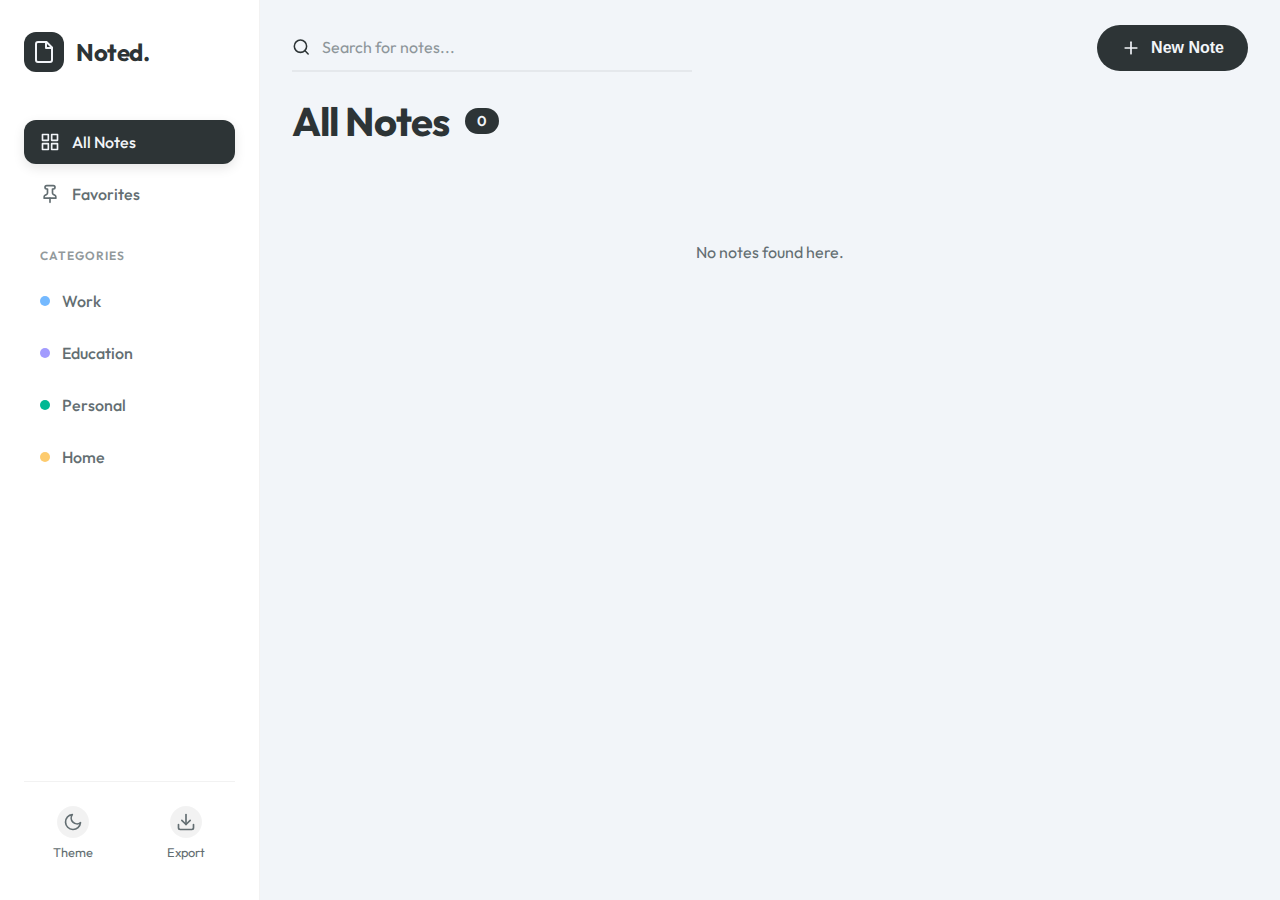
<file: index.html>
<!DOCTYPE html>
<html lang="en">

<head>
    <meta charset="UTF-8">
    <meta name="viewport" content="width=device-width, initial-scale=1.0">
    <title>Notes App</title>
    <meta name="description" content="A simple, offline-first notes application using LocalStorage.">
    <link rel="stylesheet" href="css/style.css">
    <link rel="manifest" href="manifest.json">
    <meta name="theme-color" content="#6200ea">
    <link href="https://fonts.googleapis.com/css2?family=Outfit:wght@300;400;500;600;700&display=swap" rel="stylesheet">
</head>

<body>
    <div id="offline-indicator" class="hidden">
        <span class="status-dot"></span> Offline Mode
    </div>

    <div class="app-layout">
        <!-- Sidebar Navigation -->
        <aside class="sidebar">
            <div class="sidebar-header">
                <div class="logo-area">
                    <div class="logo-icon">
                        <svg width="24" height="24" viewBox="0 0 24 24" fill="none" stroke="currentColor"
                            stroke-width="2" stroke-linecap="round" stroke-linejoin="round">
                            <path d="M14.5 2H6a2 2 0 0 0-2 2v16a2 2 0 0 0 2 2h12a2 2 0 0 0 2-2V7.5L14.5 2z"></path>
                            <polyline points="14 2 14 8 20 8"></polyline>
                        </svg>
                    </div>
                    <h2>Noted.</h2>
                </div>
            </div>

            <nav class="sidebar-nav">
                <button class="nav-item active" data-filter="all">
                    <svg width="20" height="20" viewBox="0 0 24 24" fill="none" stroke="currentColor" stroke-width="2"
                        stroke-linecap="round" stroke-linejoin="round">
                        <rect x="3" y="3" width="7" height="7"></rect>
                        <rect x="14" y="3" width="7" height="7"></rect>
                        <rect x="14" y="14" width="7" height="7"></rect>
                        <rect x="3" y="14" width="7" height="7"></rect>
                    </svg>
                    All Notes
                </button>
                <button class="nav-item" data-filter="pinned">
                    <svg width="20" height="20" viewBox="0 0 24 24" fill="none" stroke="currentColor" stroke-width="2"
                        stroke-linecap="round" stroke-linejoin="round">
                        <line x1="12" y1="17" x2="12" y2="22"></line>
                        <path
                            d="M5 17h14v-1.76a2 2 0 0 0-1.11-1.79l-1.78-.9A2 2 0 0 1 15 10.76V6h1a2 2 0 0 0 0-4H8a2 2 0 0 0 0 4h1v4.76a2 2 0 0 1-1.11 1.79l-1.78.9A2 2 0 0 0 5 15.24Z">
                        </path>
                    </svg>
                    Favorites
                </button>

                <div class="nav-section-title">Categories</div>

                <button class="nav-item" data-filter="work">
                    <span class="category-dot color-blue"></span>
                    Work
                </button>
                <button class="nav-item" data-filter="education">
                    <span class="category-dot color-purple"></span>
                    Education
                </button>
                <button class="nav-item" data-filter="personal">
                    <span class="category-dot color-green"></span>
                    Personal
                </button>
                <button class="nav-item" data-filter="home">
                    <span class="category-dot color-orange"></span>
                    Home
                </button>
            </nav>

            <div class="sidebar-footer">
                <button id="theme-toggle" class="sidebar-action-btn" aria-label="Toggle Theme">
                    <span class="icon-wrapper">
                        <svg id="moon-icon" width="20" height="20" viewBox="0 0 24 24" fill="none" stroke="currentColor"
                            stroke-width="2" stroke-linecap="round" stroke-linejoin="round">
                            <path d="M21 12.79A9 9 0 1 1 11.21 3 7 7 0 0 0 21 12.79z"></path>
                        </svg>
                        <svg id="sun-icon" class="hidden" width="20" height="20" viewBox="0 0 24 24" fill="none"
                            stroke="currentColor" stroke-width="2" stroke-linecap="round" stroke-linejoin="round">
                            <circle cx="12" cy="12" r="5"></circle>
                            <line x1="12" y1="1" x2="12" y2="3"></line>
                            <line x1="12" y1="21" x2="12" y2="23"></line>
                            <line x1="4.22" y1="4.22" x2="5.64" y2="5.64"></line>
                            <line x1="18.36" y1="18.36" x2="19.78" y2="19.78"></line>
                            <line x1="1" y1="12" x2="3" y2="12"></line>
                            <line x1="21" y1="12" x2="23" y2="12"></line>
                            <line x1="4.22" y1="19.78" x2="5.64" y2="18.36"></line>
                            <line x1="18.36" y1="5.64" x2="19.78" y2="4.22"></line>
                        </svg>
                    </span>
                    <span>Theme</span>
                </button>
                <button id="export-btn" class="sidebar-action-btn" aria-label="Export Notes">
                    <span class="icon-wrapper">
                        <svg width="20" height="20" viewBox="0 0 24 24" fill="none" stroke="currentColor"
                            stroke-width="2" stroke-linecap="round" stroke-linejoin="round">
                            <path d="M21 15v4a2 2 0 0 1-2 2H5a2 2 0 0 1-2-2v-4"></path>
                            <polyline points="7 10 12 15 17 10"></polyline>
                            <line x1="12" y1="15" x2="12" y2="3"></line>
                        </svg>
                    </span>
                    <span>Export</span>
                </button>
            </div>
        </aside>

        <!-- Main Content -->
        <main class="main-content">
            <header class="top-bar">
                <div class="mobile-menu-btn hidden" id="mobile-menu-btn">
                    <svg width="24" height="24" viewBox="0 0 24 24" fill="none" stroke="currentColor" stroke-width="2"
                        stroke-linecap="round" stroke-linejoin="round">
                        <line x1="3" y1="12" x2="21" y2="12"></line>
                        <line x1="3" y1="6" x2="21" y2="6"></line>
                        <line x1="3" y1="18" x2="21" y2="18"></line>
                    </svg>
                </div>
                <div class="search-container">
                    <svg width="20" height="20" viewBox="0 0 24 24" fill="none" stroke="currentColor" stroke-width="2"
                        stroke-linecap="round" stroke-linejoin="round">
                        <circle cx="11" cy="11" r="8"></circle>
                        <line x1="21" y1="21" x2="16.65" y2="16.65"></line>
                    </svg>
                    <input type="text" id="search-input" placeholder="Search for notes...">
                </div>
                <div class="top-actions">
                    <button id="add-note-btn" class="primary-btn glow-effect">
                        <svg width="20" height="20" viewBox="0 0 24 24" fill="none" stroke="currentColor"
                            stroke-width="2" stroke-linecap="round" stroke-linejoin="round">
                            <line x1="12" y1="5" x2="12" y2="19"></line>
                            <line x1="5" y1="12" x2="19" y2="12"></line>
                        </svg>
                        <span>New Note</span>
                    </button>
                </div>
            </header>

            <div class="content-wrapper">
                <div class="content-header">
                    <h1 id="page-title">All Notes</h1>
                    <span id="note-count" class="badge">0</span>
                </div>
                <div id="notes-list" class="notes-grid">
                    <!-- Notes injected here -->
                </div>
            </div>
        </main>
    </div>

    <!-- Modal for Create/Edit Note -->
    <div id="note-modal" class="modal hidden">
        <div class="modal-content glass-panel">
            <div class="modal-header">
                <div class="modal-controls-left">
                    <button id="pin-note-btn" class="icon-toggle" aria-label="Pin Note" title="Pin Note">
                        <svg width="20" height="20" viewBox="0 0 24 24" fill="none" stroke="currentColor"
                            stroke-width="2" stroke-linecap="round" stroke-linejoin="round">
                            <line x1="12" y1="17" x2="12" y2="22"></line>
                            <path
                                d="M5 17h14v-1.76a2 2 0 0 0-1.11-1.79l-1.78-.9A2 2 0 0 1 15 10.76V6h1a2 2 0 0 0 0-4H8a2 2 0 0 0 0 4h1v4.76a2 2 0 0 1-1.11 1.79l-1.78.9A2 2 0 0 0 5 15.24Z">
                            </path>
                        </svg>
                    </button>
                    <span id="last-edited" class="last-edited"
                        style="margin-left: 10px; font-size: 0.8rem; opacity: 0.6;"></span>
                </div>
                <div class="modal-controls-right">
                    <button id="preview-btn" class="icon-toggle" aria-label="Toggle Preview" title="Preview Markdown">
                        <svg width="20" height="20" viewBox="0 0 24 24" fill="none" stroke="currentColor"
                            stroke-width="2" stroke-linecap="round" stroke-linejoin="round">
                            <path d="M1 12s4-8 11-8 11 8 11 8-4 8-11 8-11-8-11-8z"></path>
                            <circle cx="12" cy="12" r="3"></circle>
                        </svg>
                    </button>
                    <button id="delete-note-btn" class="icon-btn danger-hover hidden" aria-label="Delete Note"
                        title="Delete Note">
                        <svg width="20" height="20" viewBox="0 0 24 24" fill="none" stroke="currentColor"
                            stroke-width="2" stroke-linecap="round" stroke-linejoin="round">
                            <polyline points="3 6 5 6 21 6"></polyline>
                            <path d="M19 6v14a2 2 0 0 1-2 2H7a2 2 0 0 1-2-2V6m3 0V4a2 2 0 0 1 2-2h4a2 2 0 0 1 2 2v2">
                            </path>
                            <line x1="10" y1="11" x2="10" y2="17"></line>
                            <line x1="14" y1="11" x2="14" y2="17"></line>
                        </svg>
                    </button>
                    <button id="close-modal-btn" class="icon-btn" title="Close">
                        <svg width="24" height="24" viewBox="0 0 24 24" fill="none" stroke="currentColor"
                            stroke-width="2" stroke-linecap="round" stroke-linejoin="round">
                            <line x1="18" y1="6" x2="6" y2="18"></line>
                            <line x1="6" y1="6" x2="18" y2="18"></line>
                        </svg>
                    </button>
                </div>
            </div>
            <form id="note-form">
                <input type="hidden" id="note-id">

                <div class="form-group title-group">
                    <input type="text" id="note-title" placeholder="Untitled Note" required autocomplete="off">
                </div>

                <div class="metadata-controls">
                    <label class="category-select-wrapper">
                        <select id="note-category">
                            <option value="personal">Personal</option>
                            <option value="work">Work</option>
                            <option value="education">Education</option>
                            <option value="home">Home</option>
                        </select>
                        <svg class="chevron-down" width="16" height="16" viewBox="0 0 24 24" fill="none"
                            stroke="currentColor" stroke-width="2" stroke-linecap="round" stroke-linejoin="round">
                            <polyline points="6 9 12 15 18 9"></polyline>
                        </svg>
                    </label>

                    <div class="color-picker" id="color-picker">
                        <div class="color-option selected" data-color="default"></div>
                        <div class="color-option" data-color="red"></div>
                        <div class="color-option" data-color="orange"></div>
                        <div class="color-option" data-color="yellow"></div>
                        <div class="color-option" data-color="green"></div>
                        <div class="color-option" data-color="blue"></div>
                        <div class="color-option" data-color="purple"></div>
                    </div>
                </div>

                <div class="form-group content-group">
                    <textarea id="note-content" placeholder="Type something amazing..." required></textarea>
                    <div id="note-preview" class="markdown-preview hidden"></div>
                </div>
                <div class="modal-footer">
                    <button type="submit" class="primary-btn save-fab" style="margin-left: auto;">
                        <svg width="20" height="20" viewBox="0 0 24 24" fill="none" stroke="currentColor"
                            stroke-width="2" stroke-linecap="round" stroke-linejoin="round">
                            <path d="M19 21H5a2 2 0 0 1-2-2V5a2 2 0 0 1 2-2h11l5 5v11a2 2 0 0 1-2 2z"></path>
                            <polyline points="17 21 17 13 7 13 7 21"></polyline>
                            <polyline points="7 3 7 8 15 8"></polyline>
                        </svg>
                        Save Note
                    </button>
                </div>
            </form>
        </div>
    </div>

    <script src="js/app.js"></script>
    <script>
        if ('serviceWorker' in navigator) {
            window.addEventListener('load', () => {
                navigator.serviceWorker.register('./sw.js')
                    .then(registration => {
                        console.log('SW Registered');
                    })
                    .catch(err => {
                        console.log('SW Failed', err);
                    });
            });
        }
    </script>
</body>

</html>
</file>
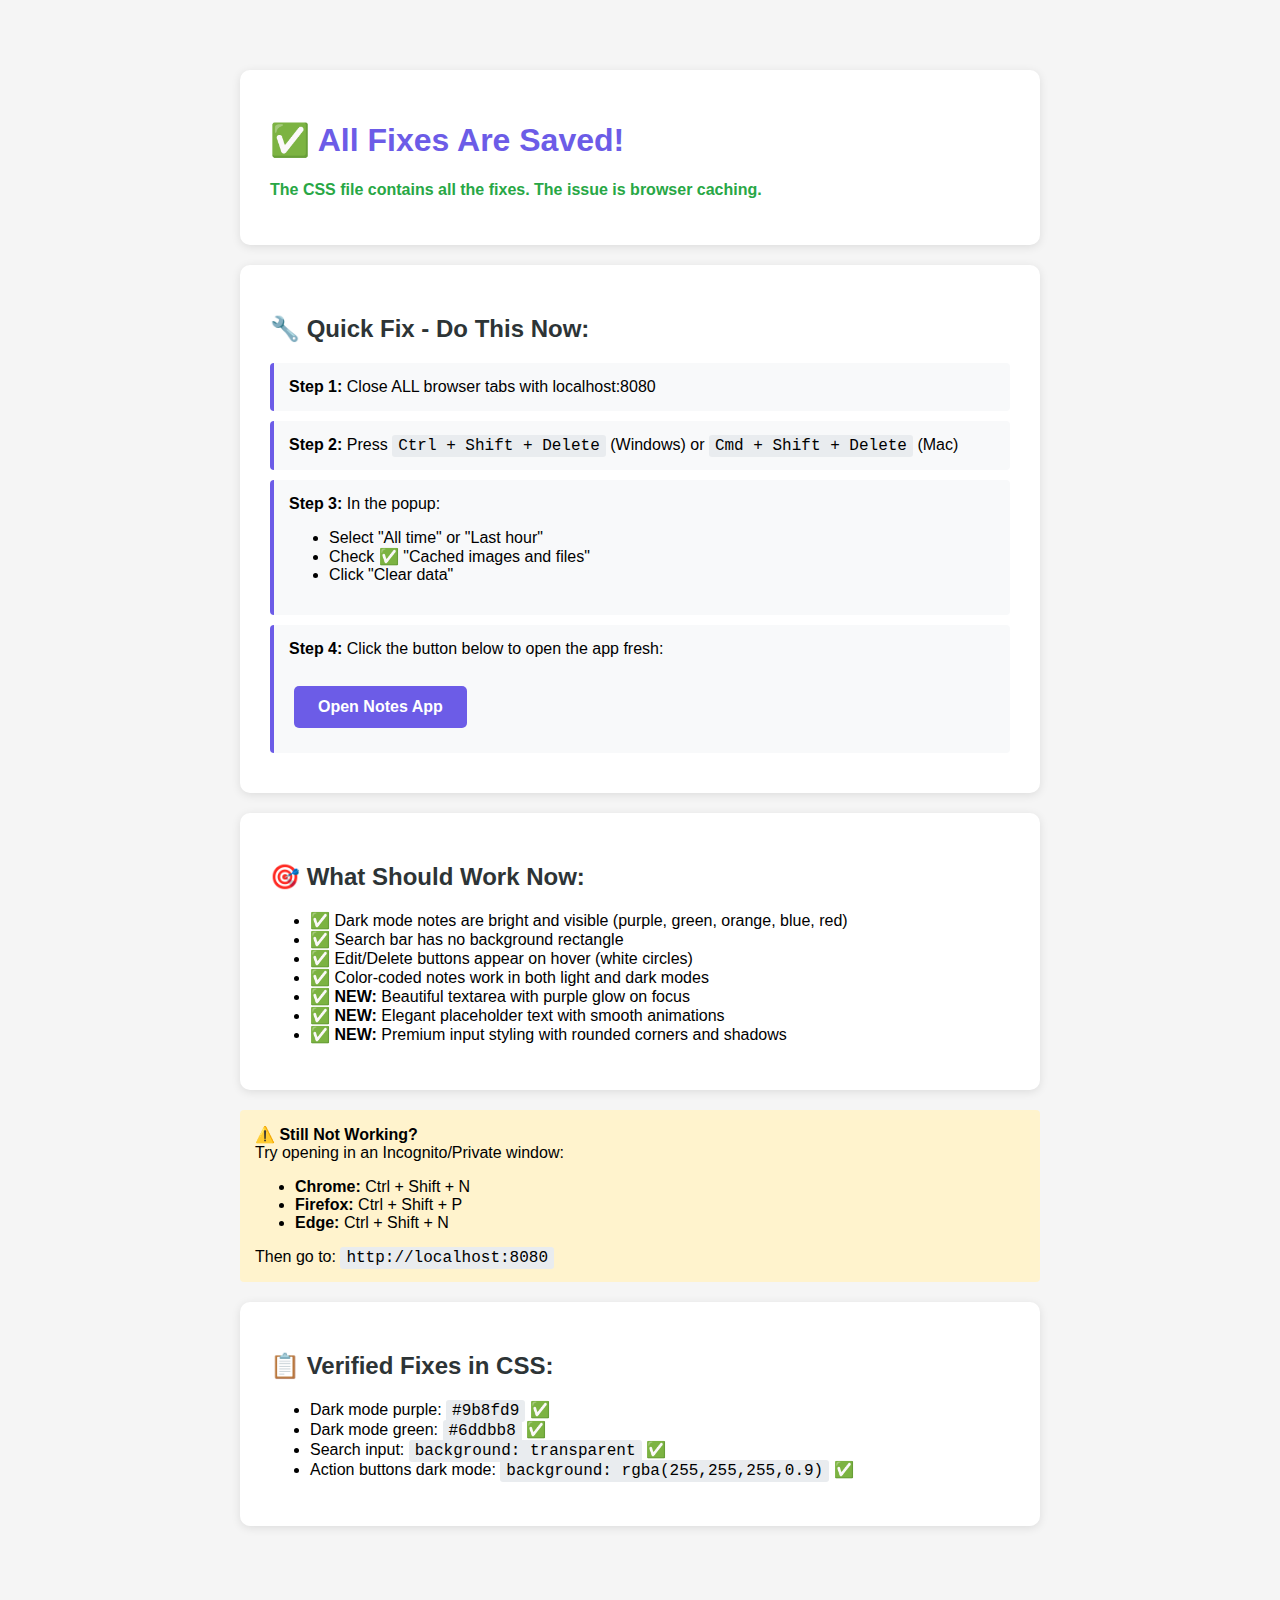
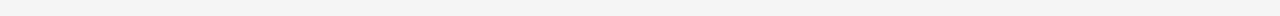
<file: clear-cache.html>
<!DOCTYPE html>
<html>

<head>
    <title>Notes App - Cache Clear Instructions</title>
    <style>
        body {
            font-family: 'Segoe UI', Tahoma, Geneva, Verdana, sans-serif;
            max-width: 800px;
            margin: 50px auto;
            padding: 20px;
            background: #f5f5f5;
        }

        .card {
            background: white;
            padding: 30px;
            border-radius: 10px;
            box-shadow: 0 2px 10px rgba(0, 0, 0, 0.1);
            margin-bottom: 20px;
        }

        h1 {
            color: #6c5ce7;
        }

        h2 {
            color: #2d3436;
            margin-top: 20px;
        }

        .step {
            background: #f8f9fa;
            padding: 15px;
            margin: 10px 0;
            border-left: 4px solid #6c5ce7;
            border-radius: 4px;
        }

        .important {
            background: #fff3cd;
            border-left-color: #ffc107;
            padding: 15px;
            margin: 20px 0;
            border-radius: 4px;
        }

        code {
            background: #e9ecef;
            padding: 2px 6px;
            border-radius: 3px;
            font-family: 'Courier New', monospace;
        }

        .button {
            display: inline-block;
            background: #6c5ce7;
            color: white;
            padding: 12px 24px;
            text-decoration: none;
            border-radius: 5px;
            margin: 10px 5px;
            font-weight: bold;
        }

        .button:hover {
            background: #5f4fd1;
        }

        .success {
            color: #28a745;
            font-weight: bold;
        }
    </style>
</head>

<body>
    <div class="card">
        <h1>✅ All Fixes Are Saved!</h1>
        <p class="success">The CSS file contains all the fixes. The issue is browser caching.</p>
    </div>

    <div class="card">
        <h2>🔧 Quick Fix - Do This Now:</h2>

        <div class="step">
            <strong>Step 1:</strong> Close ALL browser tabs with localhost:8080
        </div>

        <div class="step">
            <strong>Step 2:</strong> Press <code>Ctrl + Shift + Delete</code> (Windows) or
            <code>Cmd + Shift + Delete</code> (Mac)
        </div>

        <div class="step">
            <strong>Step 3:</strong> In the popup:
            <ul>
                <li>Select "All time" or "Last hour"</li>
                <li>Check ✅ "Cached images and files"</li>
                <li>Click "Clear data"</li>
            </ul>
        </div>

        <div class="step">
            <strong>Step 4:</strong> Click the button below to open the app fresh:
            <br><br>
            <a href="/" class="button">Open Notes App</a>
        </div>
    </div>

    <div class="card">
        <h2>🎯 What Should Work Now:</h2>
        <ul>
            <li>✅ Dark mode notes are bright and visible (purple, green, orange, blue, red)</li>
            <li>✅ Search bar has no background rectangle</li>
            <li>✅ Edit/Delete buttons appear on hover (white circles)</li>
            <li>✅ Color-coded notes work in both light and dark modes</li>
            <li>✅ <strong>NEW:</strong> Beautiful textarea with purple glow on focus</li>
            <li>✅ <strong>NEW:</strong> Elegant placeholder text with smooth animations</li>
            <li>✅ <strong>NEW:</strong> Premium input styling with rounded corners and shadows</li>
        </ul>
    </div>

    <div class="important">
        <strong>⚠️ Still Not Working?</strong><br>
        Try opening in an Incognito/Private window:
        <ul>
            <li><strong>Chrome:</strong> Ctrl + Shift + N</li>
            <li><strong>Firefox:</strong> Ctrl + Shift + P</li>
            <li><strong>Edge:</strong> Ctrl + Shift + N</li>
        </ul>
        Then go to: <code>http://localhost:8080</code>
    </div>

    <div class="card">
        <h2>📋 Verified Fixes in CSS:</h2>
        <ul>
            <li>Dark mode purple: <code>#9b8fd9</code> ✅</li>
            <li>Dark mode green: <code>#6ddbb8</code> ✅</li>
            <li>Search input: <code>background: transparent</code> ✅</li>
            <li>Action buttons dark mode: <code>background: rgba(255,255,255,0.9)</code> ✅</li>
        </ul>
    </div>
</body>

</html>
</file>
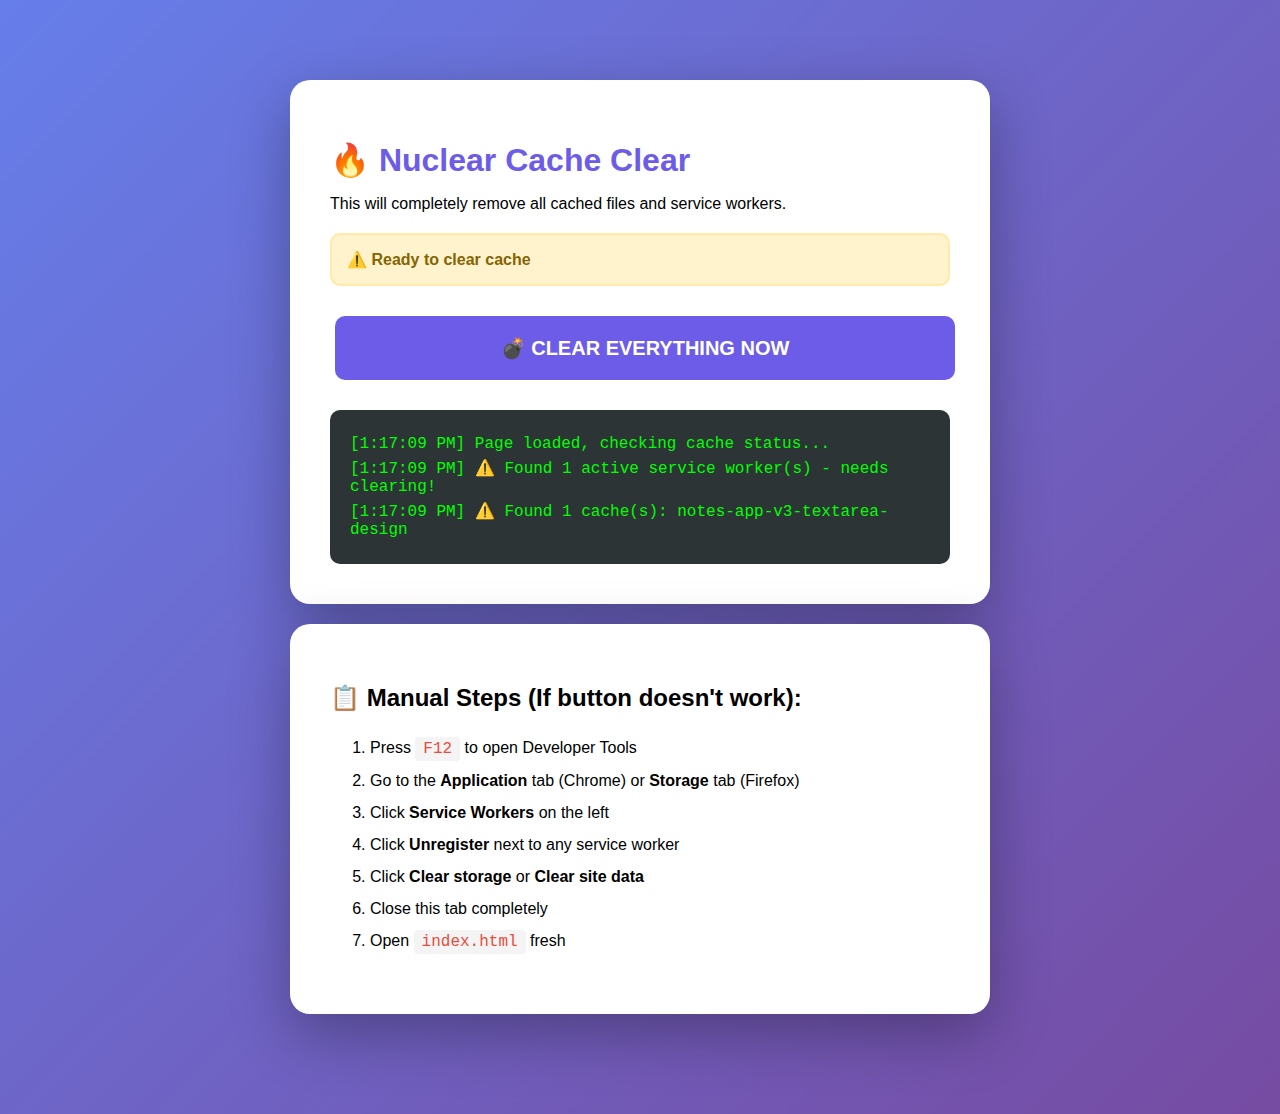
<file: FORCE-CLEAR-CACHE.html>
<!DOCTYPE html>
<html lang="en">

<head>
    <meta charset="UTF-8">
    <meta name="viewport" content="width=device-width, initial-scale=1.0">
    <title>Force Clear Cache - Notes App</title>
    <style>
        body {
            font-family: 'Segoe UI', Tahoma, Geneva, Verdana, sans-serif;
            max-width: 700px;
            margin: 50px auto;
            padding: 30px;
            background: linear-gradient(135deg, #667eea 0%, #764ba2 100%);
            min-height: 100vh;
        }

        .card {
            background: white;
            padding: 40px;
            border-radius: 20px;
            box-shadow: 0 20px 60px rgba(0, 0, 0, 0.3);
            margin-bottom: 20px;
        }

        h1 {
            color: #6c5ce7;
            margin-bottom: 10px;
        }

        .status {
            padding: 15px;
            border-radius: 10px;
            margin: 20px 0;
            font-weight: bold;
        }

        .success {
            background: #d4edda;
            color: #155724;
            border: 2px solid #c3e6cb;
        }

        .warning {
            background: #fff3cd;
            color: #856404;
            border: 2px solid #ffeaa7;
        }

        .error {
            background: #f8d7da;
            color: #721c24;
            border: 2px solid #f5c6cb;
        }

        button {
            background: #6c5ce7;
            color: white;
            border: none;
            padding: 15px 30px;
            border-radius: 10px;
            font-size: 16px;
            font-weight: bold;
            cursor: pointer;
            margin: 10px 5px;
            transition: all 0.3s;
        }

        button:hover {
            background: #5f4fd1;
            transform: translateY(-2px);
            box-shadow: 0 5px 15px rgba(108, 92, 231, 0.4);
        }

        button:active {
            transform: translateY(0);
        }

        .big-button {
            font-size: 20px;
            padding: 20px 40px;
            width: 100%;
        }

        code {
            background: #f4f4f4;
            padding: 3px 8px;
            border-radius: 4px;
            font-family: 'Courier New', monospace;
            color: #e74c3c;
        }

        ol {
            line-height: 2;
        }

        #log {
            background: #2d3436;
            color: #00ff00;
            padding: 20px;
            border-radius: 10px;
            font-family: 'Courier New', monospace;
            max-height: 300px;
            overflow-y: auto;
            margin-top: 20px;
        }

        .log-line {
            margin: 5px 0;
        }
    </style>
</head>

<body>
    <div class="card">
        <h1>🔥 Nuclear Cache Clear</h1>
        <p>This will completely remove all cached files and service workers.</p>

        <div id="status" class="status warning">
            ⚠️ Ready to clear cache
        </div>

        <button class="big-button" onclick="nuclearClear()">
            💣 CLEAR EVERYTHING NOW
        </button>

        <div id="log"></div>
    </div>

    <div class="card">
        <h2>📋 Manual Steps (If button doesn't work):</h2>
        <ol>
            <li>Press <code>F12</code> to open Developer Tools</li>
            <li>Go to the <strong>Application</strong> tab (Chrome) or <strong>Storage</strong> tab (Firefox)</li>
            <li>Click <strong>Service Workers</strong> on the left</li>
            <li>Click <strong>Unregister</strong> next to any service worker</li>
            <li>Click <strong>Clear storage</strong> or <strong>Clear site data</strong></li>
            <li>Close this tab completely</li>
            <li>Open <code>index.html</code> fresh</li>
        </ol>
    </div>

    <script>
        function log(message, type = 'info') {
            const logDiv = document.getElementById('log');
            const line = document.createElement('div');
            line.className = 'log-line';
            const timestamp = new Date().toLocaleTimeString();
            line.textContent = `[${timestamp}] ${message}`;
            logDiv.appendChild(line);
            logDiv.scrollTop = logDiv.scrollHeight;
        }

        async function nuclearClear() {
            const statusDiv = document.getElementById('status');
            statusDiv.className = 'status warning';
            statusDiv.textContent = '⏳ Clearing cache...';

            log('Starting nuclear cache clear...');

            try {
                // 1. Unregister ALL service workers
                if ('serviceWorker' in navigator) {
                    const registrations = await navigator.serviceWorker.getRegistrations();
                    log(`Found ${registrations.length} service worker(s)`);

                    for (let registration of registrations) {
                        await registration.unregister();
                        log('✅ Unregistered service worker');
                    }
                }

                // 2. Clear all caches
                if ('caches' in window) {
                    const cacheNames = await caches.keys();
                    log(`Found ${cacheNames.length} cache(s)`);

                    for (let cacheName of cacheNames) {
                        await caches.delete(cacheName);
                        log(`✅ Deleted cache: ${cacheName}`);
                    }
                }

                // 3. Clear localStorage
                localStorage.clear();
                log('✅ Cleared localStorage');

                // 4. Clear sessionStorage
                sessionStorage.clear();
                log('✅ Cleared sessionStorage');

                log('🎉 ALL CLEAR! Cache completely wiped!');
                statusDiv.className = 'status success';
                statusDiv.innerHTML = `
                    ✅ SUCCESS! Everything cleared!<br>
                    <small>Now close this tab and open index.html fresh</small>
                `;

                // 5. Show reload button
                setTimeout(() => {
                    const reloadBtn = document.createElement('button');
                    reloadBtn.className = 'big-button';
                    reloadBtn.textContent = '🔄 OPEN NOTES APP NOW';
                    reloadBtn.onclick = () => {
                        window.location.href = './index.html';
                    };
                    statusDiv.appendChild(reloadBtn);
                }, 1000);

            } catch (error) {
                log(`❌ Error: ${error.message}`);
                statusDiv.className = 'status error';
                statusDiv.textContent = `❌ Error: ${error.message}`;
            }
        }

        // Auto-check on load
        window.addEventListener('load', async () => {
            log('Page loaded, checking cache status...');

            if ('serviceWorker' in navigator) {
                const registrations = await navigator.serviceWorker.getRegistrations();
                if (registrations.length > 0) {
                    log(`⚠️ Found ${registrations.length} active service worker(s) - needs clearing!`);
                } else {
                    log('✅ No service workers found');
                }
            }

            if ('caches' in window) {
                const cacheNames = await caches.keys();
                if (cacheNames.length > 0) {
                    log(`⚠️ Found ${cacheNames.length} cache(s): ${cacheNames.join(', ')}`);
                } else {
                    log('✅ No caches found');
                }
            }
        });
    </script>
</body>

</html>
</file>
<file: css/style.css>
:root {
    /* Brand Colors - Vivid but elegant */
    --primary-bg: #f2f5f9;
    /* Very light grey-blue */
    --sidebar-bg: #ffffff;
    --card-bg: #ffffff;
    --text-main: #2d3436;
    --text-secondary: #636e72;
    --accent-color: #6c5ce7;
    /* Soft Purple */
    --accent-glow: rgba(108, 92, 231, 0.3);

    /* Note Pastel Colors - Inspired by the image */
    --note-purple: #a29bfe;
    --note-green: #55efc4;
    --note-orange: #ffeaa7;
    --note-blue: #74b9ff;
    --note-red: #ff7675;
    --note-default: #ffffff;

    /* Dark Mode Overrides */
    --dm-bg: #1e1e24;
    --dm-sidebar: #25252f;
    --dm-text: #dfe6e9;
    --dm-card: #2d3436;

    --font-main: 'Outfit', sans-serif;

    --radius-xl: 24px;
    --radius-lg: 16px;
    --radius-md: 12px;

    --shadow-soft: 0 10px 40px -10px rgba(0, 0, 0, 0.08);
    --shadow-card: 0 4px 20px rgba(0, 0, 0, 0.05);
}

body.dark-mode {
    --primary-bg: #121216;
    --sidebar-bg: #18191e;
    --card-bg: #1e2025;
    --text-main: #f5f6fa;
    --text-secondary: #b2bec3;
    --border-color: #2d3436;

    /* Lighter pastels for dark mode visibility */
    --note-purple: #9b8fd9;
    --note-green: #6ddbb8;
    --note-orange: #f4d799;
    --note-blue: #85c7f2;
    --note-red: #ff9999;
    --note-default: #2d3436;
}

* {
    box-sizing: border-box;
    margin: 0;
    padding: 0;
}

body {
    font-family: var(--font-main);
    background-color: var(--primary-bg);
    color: var(--text-main);
    height: 100vh;
    overflow: hidden;
    /* App-like feel */
    transition: background-color 0.3s ease;
}

/* --- Layout --- */
.app-layout {
    display: flex;
    height: 100vh;
    width: 100vw;
}

/* Sidebar */
.sidebar {
    width: 260px;
    background-color: var(--sidebar-bg);
    padding: 2rem 1.5rem;
    display: flex;
    flex-direction: column;
    border-right: 1px solid rgba(0, 0, 0, 0.05);
    transition: all 0.3s ease;
    z-index: 20;
}

body.dark-mode .sidebar {
    border-right: 1px solid rgba(255, 255, 255, 0.05);
}

.logo-area {
    display: flex;
    align-items: center;
    gap: 12px;
    margin-bottom: 3rem;
}

.logo-icon {
    width: 40px;
    height: 40px;
    background-color: var(--text-main);
    color: var(--primary-bg);
    border-radius: 12px;
    display: flex;
    align-items: center;
    justify-content: center;
}

.logo-area h2 {
    font-weight: 700;
    font-size: 1.5rem;
    letter-spacing: -0.5px;
}

.sidebar-nav {
    display: flex;
    flex-direction: column;
    gap: 0.5rem;
    flex: 1;
}

.nav-section-title {
    font-size: 0.75rem;
    text-transform: uppercase;
    letter-spacing: 1px;
    color: var(--text-secondary);
    margin: 1.5rem 0 0.5rem 1rem;
    font-weight: 600;
    opacity: 0.7;
}

.nav-item {
    display: flex;
    align-items: center;
    gap: 12px;
    padding: 12px 1rem;
    background: transparent;
    border: none;
    color: var(--text-secondary);
    font-family: inherit;
    font-weight: 500;
    font-size: 1rem;
    cursor: pointer;
    border-radius: var(--radius-md);
    transition: all 0.2s ease;
    text-align: left;
}

.nav-item:hover {
    background-color: rgba(0, 0, 0, 0.03);
    color: var(--text-main);
}

body.dark-mode .nav-item:hover {
    background-color: rgba(255, 255, 255, 0.05);
}

.nav-item.active {
    background-color: var(--text-main);
    color: var(--primary-bg);
    /* Inverted */
    box-shadow: 0 4px 12px rgba(0, 0, 0, 0.1);
}

body.dark-mode .nav-item.active {
    background-color: #ffffff;
    color: #000000;
}

.category-dot {
    width: 10px;
    height: 10px;
    border-radius: 50%;
}

.color-blue {
    background-color: #74b9ff;
}

.color-purple {
    background-color: #a29bfe;
}

.color-green {
    background-color: #00b894;
}

.color-orange {
    background-color: #fdcb6e;
}

.sidebar-footer {
    display: flex;
    gap: 1rem;
    padding-top: 1rem;
    border-top: 1px solid rgba(0, 0, 0, 0.05);
}

body.dark-mode .sidebar-footer {
    border-top: 1px solid rgba(255, 255, 255, 0.05);
}

.sidebar-action-btn {
    flex: 1;
    display: flex;
    flex-direction: column;
    align-items: center;
    gap: 6px;
    background: transparent;
    border: none;
    cursor: pointer;
    color: var(--text-secondary);
    font-family: inherit;
    font-size: 0.8rem;
    padding: 0.5rem;
    border-radius: var(--radius-md);
    transition: all 0.2s;
}

.sidebar-action-btn:hover {
    background-color: rgba(0, 0, 0, 0.03);
    color: var(--text-main);
}

body.dark-mode .sidebar-action-btn:hover {
    background-color: rgba(255, 255, 255, 0.05);
}

.sidebar-action-btn .icon-wrapper {
    background: rgba(0, 0, 0, 0.05);
    width: 32px;
    height: 32px;
    border-radius: 50%;
    display: flex;
    align-items: center;
    justify-content: center;
}

body.dark-mode .sidebar-action-btn .icon-wrapper {
    background: rgba(255, 255, 255, 0.1);
}

/* Main Content */
.main-content {
    flex: 1;
    display: flex;
    flex-direction: column;
    position: relative;
    overflow: hidden;
}

.top-bar {
    padding: 1.5rem 2rem;
    display: flex;
    align-items: center;
    justify-content: space-between;
    gap: 1rem;
}

.search-container {
    background-color: transparent;
    padding: 0.8rem 0;
    border-radius: 0;
    display: flex;
    align-items: center;
    gap: 12px;
    width: 100%;
    max-width: 400px;
    box-shadow: none;
    transition: all 0.3s ease;
    border-bottom: 2px solid rgba(0, 0, 0, 0.05);
}

.search-container:focus-within {
    max-width: 450px;
    border-bottom-color: var(--accent-color);
}

.search-container input {
    border: none;
    background: transparent;
    outline: none;
    font-family: inherit;
    font-size: 1rem;
    color: var(--text-main);
    width: 100%;
}

.search-container input::placeholder {
    color: var(--text-secondary);
    opacity: 0.7;
}

body.dark-mode .search-container {
    border-bottom-color: rgba(255, 255, 255, 0.1);
}

.primary-btn {
    background-color: var(--text-main);
    color: var(--primary-bg);
    border: none;
    padding: 0.8rem 1.5rem;
    border-radius: 50px;
    font-size: 1rem;
    font-weight: 600;
    cursor: pointer;
    display: flex;
    align-items: center;
    gap: 10px;
    transition: transform 0.2s ease, box-shadow 0.2s ease;
}

body.dark-mode .primary-btn {
    background-color: #ffffff;
    color: #000000;
}

.primary-btn:hover {
    transform: translateY(-2px);
    box-shadow: 0 6px 20px rgba(0, 0, 0, 0.15);
}

.glow-effect {
    position: relative;
    overflow: hidden;
}

/* Content Area */
.content-wrapper {
    padding: 0 2rem 2rem 2rem;
    flex: 1;
    overflow-y: auto;
    display: flex;
    flex-direction: column;
}

.content-header {
    margin-bottom: 2rem;
    display: flex;
    align-items: center;
    gap: 1rem;
}

.content-header h1 {
    font-size: 2.5rem;
    font-weight: 700;
    letter-spacing: -1px;
}

.badge {
    background-color: var(--text-main);
    color: var(--primary-bg);
    padding: 4px 12px;
    border-radius: 20px;
    font-size: 0.9rem;
    font-weight: 600;
}

body.dark-mode .badge {
    background-color: #ffffff;
    color: #000000;
}

/* Notes Grid - Masonry-ish feel */
.notes-grid {
    display: grid;
    grid-template-columns: repeat(auto-fill, minmax(250px, 1fr));
    gap: 1.5rem;
    padding-bottom: 3rem;
}

.note-card {
    background-color: var(--note-default);
    border-radius: var(--radius-xl);
    padding: 1.5rem;
    min-height: 220px;
    display: flex;
    flex-direction: column;
    justify-content: space-between;
    cursor: pointer;
    transition: transform 0.3s cubic-bezier(0.34, 1.56, 0.64, 1), box-shadow 0.3s ease;
    border: none;
    position: relative;
    color: #2d3436 !important;
    overflow: hidden;
}

.note-card:hover {
    transform: translateY(-8px);
    box-shadow: 0 20px 30px rgba(0, 0, 0, 0.1);
}

/* Card Actions Overlay */
.card-actions {
    position: absolute;
    bottom: 0;
    left: 0;
    width: 100%;
    height: 60px;
    background: linear-gradient(to top, rgba(0, 0, 0, 0.1), transparent);
    display: flex;
    align-items: center;
    justify-content: center;
    gap: 1rem;
    opacity: 0;
    transform: translateY(20px);
    transition: all 0.3s ease;
    z-index: 5;
    pointer-events: none;
}

.note-card:hover .card-actions {
    opacity: 1;
    transform: translateY(0);
    pointer-events: all;
}

.action-btn {
    width: 38px;
    height: 38px;
    border-radius: 50%;
    border: none;
    background: white;
    box-shadow: 0 4px 10px rgba(0, 0, 0, 0.1);
    display: flex;
    align-items: center;
    justify-content: center;
    color: #2d3436;
    cursor: pointer;
    transition: transform 0.2s, background 0.2s, color 0.2s;
}

body.dark-mode .action-btn {
    background: rgba(255, 255, 255, 0.9);
    color: #2d3436;
    box-shadow: 0 4px 10px rgba(0, 0, 0, 0.3);
}

.action-btn:hover {
    transform: scale(1.15);
}

.action-btn.edit:hover {
    background: var(--accent-color);
    color: white;
}

.action-btn.delete:hover {
    background: var(--danger-color);
    color: white;
}

.pinned-badge {
    position: absolute;
    top: 1rem;
    right: 1rem;
    background: rgba(255, 255, 255, 0.8);
    backdrop-filter: blur(4px);
    padding: 4px 10px;
    border-radius: 20px;
    font-size: 0.75rem;
    font-weight: 700;
    display: flex;
    align-items: center;
    gap: 4px;
    box-shadow: 0 2px 5px rgba(0, 0, 0, 0.05);
    color: #2d3436;
}

body.dark-mode .pinned-badge {
    background: rgba(0, 0, 0, 0.6);
    color: #f5f6fa;
}

/* Color Coded Card Styles */
.note-card.color-purple {
    background-color: var(--note-purple);
}

.note-card.color-green {
    background-color: var(--note-green);
}

.note-card.color-orange {
    background-color: var(--note-orange);
}

.note-card.color-blue {
    background-color: var(--note-blue);
}

.note-card.color-red {
    background-color: var(--note-red);
}

.note-card:not(.color-default) {
    color: #2d3436 !important;
}

body.dark-mode .note-card.color-default {
    background-color: var(--dm-card);
    color: var(--dm-text) !important;
}


.note-title {
    font-size: 1.3rem;
    font-weight: 700;
    margin-bottom: 0.8rem;
    line-height: 1.2;
    margin-right: 1.5rem;
}

.note-preview {
    font-size: 0.95rem;
    line-height: 1.5;
    opacity: 0.8;
    flex: 1;
    overflow: hidden;
    display: -webkit-box;
    -webkit-line-clamp: 5;
    line-clamp: 5;
    -webkit-box-orient: vertical;
}

.note-date {
    margin-top: 1.5rem;
    font-size: 0.75rem;
    font-weight: 600;
    opacity: 0.6;
    text-transform: uppercase;
    letter-spacing: 0.5px;
}

/* Modal */
.modal {
    position: fixed;
    top: 0;
    left: 0;
    width: 100%;
    height: 100%;
    background: rgba(0, 0, 0, 0.3);
    backdrop-filter: blur(8px);
    /* Nice blur effect */
    z-index: 100;
    display: flex;
    justify-content: center;
    align-items: center;
    opacity: 0;
    pointer-events: none;
    transition: opacity 0.3s ease;
}

.modal.active {
    /* Using 'active' or removing 'hidden' class logic remains same in JS */
    opacity: 1;
    pointer-events: all;
}

.modal:not(.hidden) {
    /* If JS uses 'hidden' class removal */
    opacity: 1;
    pointer-events: all;
}

.glass-panel {
    background: var(--sidebar-bg);
    width: 90%;
    max-width: 600px;
    border-radius: var(--radius-xl);
    box-shadow: 0 25px 50px -12px rgba(0, 0, 0, 0.25);
    display: flex;
    flex-direction: column;
    height: 80vh;
    overflow: hidden;
    animation: slideUp 0.4s cubic-bezier(0.16, 1, 0.3, 1);
}

body.dark-mode .glass-panel {
    border: 1px solid rgba(255, 255, 255, 0.1);
}

.modal-header {
    padding: 1.5rem 2rem;
    display: flex;
    justify-content: space-between;
    align-items: center;
    border-bottom: 1px solid rgba(0, 0, 0, 0.05);
}

.modal-title-area {
    display: flex;
    align-items: center;
    gap: 1rem;
}

#modal-title {
    font-size: 1.2rem;
    font-weight: 700;
}

.icon-btn,
.icon-toggle {
    background: transparent;
    border: none;
    cursor: pointer;
    padding: 8px;
    border-radius: 50%;
    transition: background 0.2s;
    color: var(--text-main);
}

.icon-btn:hover {
    background: rgba(0, 0, 0, 0.05);
}

.icon-toggle.active {
    background: var(--text-main);
    color: var(--primary-bg);
}

body.dark-mode .icon-toggle.active {
    background: #fff;
    color: #000;
}

.text-btn {
    border: none;
    background: transparent;
    font-weight: 600;
    color: var(--text-main);
    cursor: pointer;
    font-size: 0.9rem;
    padding: 0.5rem 1rem;
    border-radius: 20px;
}

.text-btn:hover {
    background: rgba(0, 0, 0, 0.05);
}

#note-form {
    display: flex;
    flex-direction: column;
    flex: 1;
    overflow: hidden;
}

.form-group {
    padding: 0 2rem;
}

.title-group {
    margin-top: 1.5rem;
}

.content-group {
    flex: 1;
    display: flex;
    flex-direction: column;
    overflow: hidden;
    padding: 0 !important;
    margin-top: 1rem;
}

/* Note Title Input Styling */
#note-title {
    font-size: 2rem;
    font-weight: 700;
    border: none;
    background: transparent;
    outline: none;
    width: 100%;
    color: var(--text-main);
    font-family: inherit;
    padding: 0.5rem 0;
    transition: all 0.3s ease;
}

#note-title::placeholder {
    color: var(--text-secondary);
    opacity: 0.4;
    font-weight: 600;
    transition: opacity 0.3s ease;
}

#note-title:focus::placeholder {
    opacity: 0.2;
}

/* Note Content Textarea Styling */
#note-content {
    font-size: 1.1rem;
    line-height: 1.7;
    padding: 1.5rem 2rem;
    border: none;
    background: rgba(0, 0, 0, 0.02);
    outline: none;
    width: 100%;
    min-height: 300px;
    flex: 1;
    color: var(--text-main);
    font-family: inherit;
    resize: none;
    border-radius: var(--radius-lg);
    transition: all 0.3s cubic-bezier(0.4, 0, 0.2, 1);
    box-shadow: inset 0 2px 8px rgba(0, 0, 0, 0.03);
}

body.dark-mode #note-content {
    background: rgba(255, 255, 255, 0.03);
    box-shadow: inset 0 2px 8px rgba(0, 0, 0, 0.2);
}

#note-content::placeholder {
    color: var(--text-secondary);
    opacity: 0.5;
    font-style: italic;
    font-weight: 400;
    transition: all 0.3s ease;
}

#note-content:focus {
    background: rgba(108, 92, 231, 0.03);
    box-shadow: inset 0 2px 12px rgba(108, 92, 231, 0.08),
        0 0 0 3px rgba(108, 92, 231, 0.1);
    transform: scale(1.002);
}

body.dark-mode #note-content:focus {
    background: rgba(108, 92, 231, 0.05);
    box-shadow: inset 0 2px 12px rgba(108, 92, 231, 0.15),
        0 0 0 3px rgba(108, 92, 231, 0.15);
}

#note-content:focus::placeholder {
    opacity: 0.25;
    transform: translateY(-2px);
}

.metadata-controls {
    padding: 0.5rem 2rem;
    display: flex;
    align-items: center;
    gap: 1.5rem;
    flex-wrap: wrap;
}

.category-select-wrapper {
    position: relative;
    display: inline-block;
}

#note-category {
    appearance: none;
    background: rgba(0, 0, 0, 0.05);
    border: none;
    padding: 0.5rem 2rem 0.5rem 1rem;
    border-radius: 12px;
    font-family: inherit;
    font-weight: 600;
    color: var(--text-secondary);
    cursor: pointer;
}

body.dark-mode #note-category {
    background: rgba(255, 255, 255, 0.1);
}

.category-select-wrapper .chevron-down {
    position: absolute;
    right: 10px;
    top: 50%;
    transform: translateY(-50%);
    pointer-events: none;
    width: 14px;
    color: var(--text-secondary);
}

.color-picker {
    display: flex;
    gap: 8px;
}

.color-option {
    width: 24px;
    height: 24px;
    border-radius: 50%;
    cursor: pointer;
    transition: transform 0.2s;
}

.color-option[data-color="default"] {
    border: 2px solid #ddd;
    background: #fff;
}

.color-option[data-color="red"] {
    background: var(--note-red);
}

.color-option[data-color="orange"] {
    background: var(--note-orange);
}

.color-option[data-color="yellow"] {
    background: #ffeaa7;
}

/* using lighter yellow */
.color-option[data-color="green"] {
    background: var(--note-green);
}

.color-option[data-color="blue"] {
    background: var(--note-blue);
}

.color-option[data-color="purple"] {
    background: var(--note-purple);
}

.color-option:hover {
    transform: scale(1.2);
}

.color-option.selected {
    transform: scale(1.3);
    border: 2px solid var(--text-main);
}

.modal-footer {
    padding: 1.5rem 2rem;
    display: flex;
    justify-content: space-between;
    align-items: center;
    border-top: 1px solid rgba(0, 0, 0, 0.05);
}

/* Scrollbar */
::-webkit-scrollbar {
    width: 6px;
}

::-webkit-scrollbar-thumb {
    background: rgba(0, 0, 0, 0.2);
    border-radius: 10px;
}

/* Mobile Responsiveness */
@media (max-width: 768px) {
    .app-layout {
        flex-direction: column;
    }

    .sidebar {
        position: fixed;
        bottom: 0;
        width: 100%;
        height: auto;
        flex-direction: row;
        padding: 0.8rem;
        justify-content: space-around;
        border-right: none;
        border-top: 1px solid rgba(0, 0, 0, 0.1);
        z-index: 50;
    }

    .sidebar-header,
    .sidebar-footer,
    .nav-section-title {
        display: none;
    }

    .nav-item {
        flex-direction: column;
        font-size: 0.7rem;
        gap: 4px;
        padding: 0.5rem;
        text-align: center;
    }

    .nav-item svg {
        width: 24px;
        height: 24px;
    }

    .sidebar-nav {
        flex-direction: row;
        justify-content: space-around;
        width: 100%;
        gap: 0;
    }

    .category-dot {
        width: 8px;
        height: 8px;
        margin-bottom: 2px;
    }

    .main-content {
        margin-bottom: 80px;
    }

    /* Space for bottom nav */
    .search-container {
        width: 100%;
    }

    .top-bar {
        padding: 1rem;
    }

    .content-wrapper {
        padding: 0 1rem 1rem 1rem;
    }

    /* Hide some categories on mobile bottom nav if too crowded, or change interaction */
    /* For now, just show icons */
}

/* Hidden Utilities */
.hidden {
    display: none !important;
}

/* Professional Modal Styling */
.modal-content {
    border: none;
    display: flex;
    flex-direction: column;
}

/* Update Modal Styles */
.modal-header {
    padding: 1.2rem 2rem;
    display: flex;
    justify-content: space-between;
    align-items: center;
    border-bottom: 1px solid rgba(0, 0, 0, 0.05);
}

body.dark-mode .modal-header {
    border-bottom: 1px solid rgba(255, 255, 255, 0.05);
}

.modal-controls-left,
.modal-controls-right {
    display: flex;
    align-items: center;
    gap: 0.5rem;
}

#note-title {
    font-size: 2.2rem;
    font-weight: 700;
    margin-bottom: 0.5rem;
}

.icon-btn.danger-hover:hover {
    color: white !important;
    background-color: #ff5252 !important;
    transform: scale(1.1) rotate(5deg);
    box-shadow: 0 4px 15px rgba(255, 82, 82, 0.4);
}

.icon-toggle:hover {
    background: rgba(108, 92, 231, 0.1);
    color: var(--accent-color);
}


.modal-footer {
    padding: 1.5rem 2rem;
    display: flex;
    justify-content: flex-end;
    /* Align Save to right */
    align-items: center;
    border-top: 1px solid rgba(0, 0, 0, 0.05);
}

body.dark-mode .modal-footer {
    border-top: 1px solid rgba(255, 255, 255, 0.05);
}

.save-fab {
    padding: 0.8rem 2rem;
    border-radius: 50px;
    background: var(--text-main);
    color: var(--primary-bg);
    box-shadow: 0 4px 15px rgba(0, 0, 0, 0.2);
    font-weight: 600;
    letter-spacing: 0.5px;
    display: flex;
    align-items: center;
    gap: 8px;
    transition: transform 0.2s;
}

body.dark-mode .save-fab {
    background: #ffffff;
    color: #000000;
}

.save-fab:hover {
    transform: translateY(-2px) scale(1.02);
    box-shadow: 0 6px 20px rgba(0, 0, 0, 0.25);
}

.markdown-preview {
    font-size: 1.1rem;
    line-height: 1.7;
    padding: 1rem 0;
    color: var(--text-main);
}

.markdown-preview h1 {
    margin-top: 1em;
    font-size: 1.8em;
}

.markdown-preview strong {
    color: var(--accent-color);
}

.markdown-preview em {
    opacity: 0.8;
}

.markdown-preview blockquote {
    border-left: 4px solid var(--accent-color);
    padding-left: 1rem;
    margin: 1rem 0;
    font-style: italic;
    opacity: 0.8;
}

/* Toast Notifications */
.toast-container {
    position: fixed;
    bottom: 2rem;
    right: 2rem;
    z-index: 1000;
    display: flex;
    flex-direction: column;
    gap: 0.5rem;
    pointer-events: none;
}

.toast {
    background: var(--text-main);
    color: var(--primary-bg);
    padding: 1rem 1.5rem;
    border-radius: var(--radius-md);
    box-shadow: 0 10px 30px rgba(0, 0, 0, 0.2);
    display: flex;
    align-items: center;
    gap: 12px;
    font-weight: 600;
    min-width: 200px;
    animation: toastSlideIn 0.3s cubic-bezier(0.175, 0.885, 0.32, 1.275);
}

body.dark-mode .toast {
    background: #fff;
    color: #000;
}

.toast.danger {
    background: var(--danger-color);
    color: white;
}

@keyframes toastSlideIn {
    from {
        transform: translateX(100%);
        opacity: 0;
    }

    to {
        transform: translateX(0);
        opacity: 1;
    }
}

@keyframes toastSlideOut {
    to {
        transform: translateX(100%);
        opacity: 0;
    }
}
</file>
